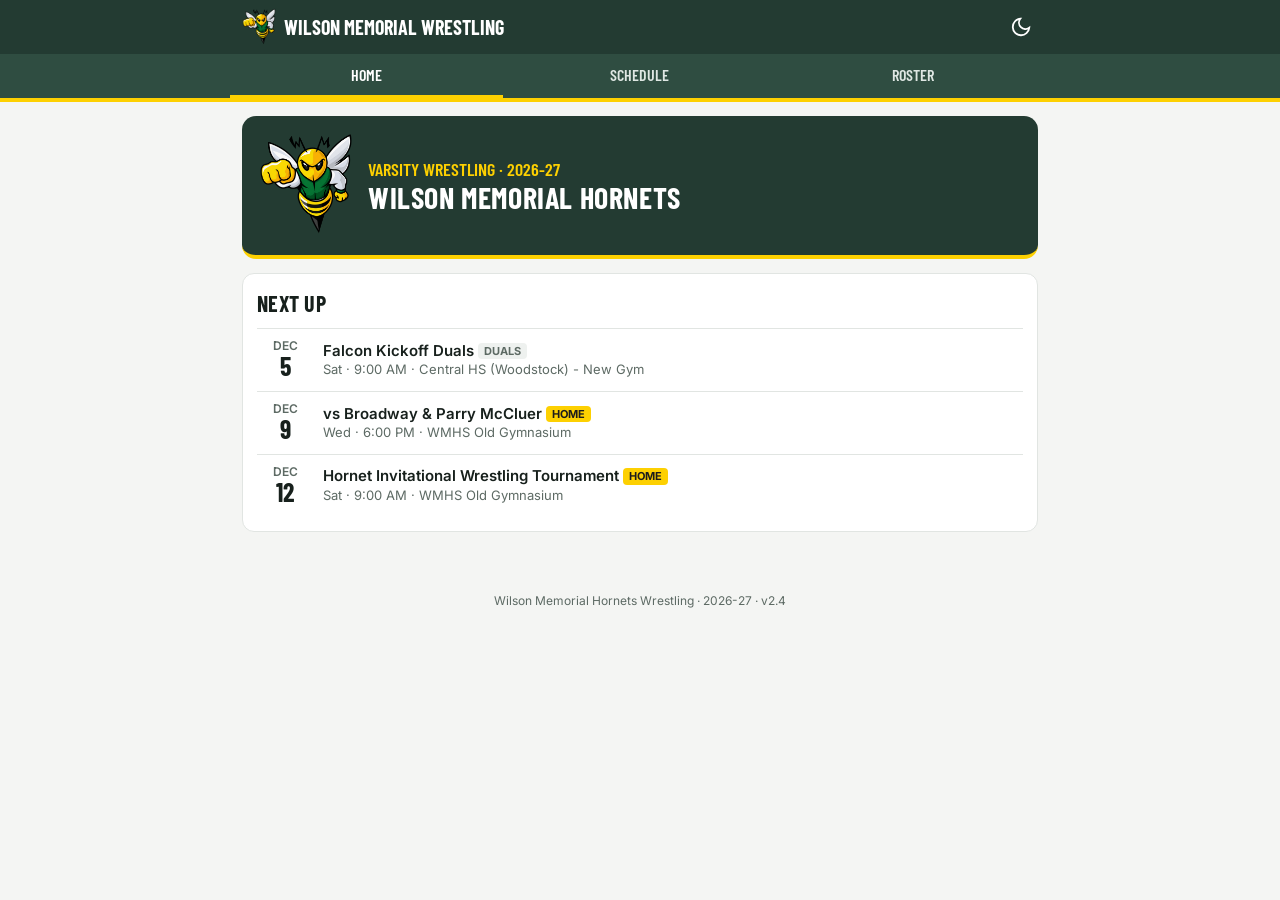
<file: index.html>
<!DOCTYPE html>
<html lang="en">
<head>
<meta charset="utf-8">
<meta name="viewport" content="width=device-width, initial-scale=1, viewport-fit=cover">
<title>Wilson Memorial Hornets Wrestling</title>
<meta name="description" content="Wilson Memorial Hornets varsity wrestling: schedule, results, and roster.">
<meta name="theme-color" content="#233B32">
<meta property="og:title" content="Wilson Memorial Hornets Wrestling">
<meta property="og:description" content="Wilson Memorial Hornets varsity wrestling: schedule, results, and roster.">
<meta property="og:type" content="website">
<meta property="og:image" content="https://zpbandy-art.github.io/wilsonwrestling/preview.jpg?v=2">
<meta name="twitter:card" content="summary_large_image">
<link rel="icon" type="image/png" sizes="64x64" href="favicon.png?v=3">
<link rel="icon" type="image/png" sizes="192x192" href="wm-icon-192.png">
<link rel="apple-touch-icon" sizes="180x180" href="wm-icon-180.png">
<link rel="manifest" href="site.webmanifest">
<meta name="apple-mobile-web-app-title" content="WM Wrestling">
<meta name="application-name" content="WM Wrestling">
<link rel="preconnect" href="https://fonts.googleapis.com">
<link rel="preconnect" href="https://fonts.gstatic.com" crossorigin>
<link href="https://fonts.googleapis.com/css2?family=Barlow+Condensed:wght@500;600;700&family=Inter:wght@400;500;600;700&display=swap" rel="stylesheet">
<link rel="stylesheet" href="styles.css?v=15">
</head>
<body>
<header class="top">
  <div class="top-inner">
    <a class="brand" href="./"><img src="logos/hornet.png?v=2" alt=""><span>Wilson Memorial Wrestling</span></a>
    <button class="icon-btn" id="themeBtn" aria-label="Toggle dark mode"><svg viewBox="0 0 24 24" fill="none" stroke="currentColor" stroke-width="2" stroke-linecap="round"><path d="M21 12.8A9 9 0 1 1 11.2 3a7 7 0 0 0 9.8 9.8z"/></svg></button>
  </div>
  <nav class="tabs"><div class="inner"><a href="./" class="on">Home</a><a href="schedule.html">Schedule</a><a href="roster.html">Roster</a><a href="photos.html" id="navPhotos" hidden>Photos</a></div></nav>
</header>
<main id="main">

<section class="hero">
  <img src="logos/hornet.png?v=2" alt="Hornet logo">
  <div>
    <div class="sub">Varsity Wrestling &middot; <span id="season"></span></div>
    <h1>Wilson Memorial Hornets</h1>
    <div class="rec" id="rec"></div>
  </div>
</section>
<div id="content"><p class="empty">Loading…</p></div>

</main>
<footer class="footer" id="footer"></footer>
<script src="shared.js?v=15"></script>
<script>
const VERSION = "2.4";
setFooter(VERSION);

function evRow(data, ev) {
  const d = parseDate(ev.date);
  const m = d.toLocaleDateString("en-US", { month: "short" });
  const dw = d.toLocaleDateString("en-US", { weekday: "short" }) +
    (ev.end_date && ev.end_date !== ev.date ? "–" + parseDate(ev.end_date).toLocaleDateString("en-US", { weekday: "short" }) : "");
  let res = "";
  const scores = dualScores(ev, data.bouts).filter(s => s.played);
  if (scores.length && ev.type === "duals") {
    const w = scores.filter(s => s.us > s.them).length, l = scores.filter(s => s.us < s.them).length;
    res = `<div>${w}-${l}</div>${ev.team_place ? `<div class="muted" style="font-size:14px">${esc(ev.team_place)}</div>` : ""}`;
  } else if (scores.length) {
    res = scores.map(s => {
      const wl = s.us > s.them ? "W" : s.us < s.them ? "L" : "T";
      return `<div class="${wl}">${wl} ${s.us}-${s.them}</div>`;
    }).join("");
  } else if (ev.team_place) {
    res = `<div>${esc(ev.team_place)}</div>`;
  }
  const meta = [dw, fmtTime(ev.time) || "Time TBA", venueName(data, ev)].filter(Boolean).join(" · ");
  const tag = isHome(data, ev) ? ' <span class="tag home">Home</span>' :
              ev.type === "tournament" ? ' <span class="tag">Tourn.</span>' :
              ev.type === "duals" ? ' <span class="tag">Duals</span>' : "";
  return `<a class="ev" href="event.html?id=${encodeURIComponent(ev.id)}">
    <div class="date"><div class="m">${m}</div><div class="d${ev.end_date && ev.end_date !== ev.date ? " rng" : ""}">${d.getDate()}${ev.end_date && ev.end_date !== ev.date ? "–" + parseDate(ev.end_date).getDate() : ""}</div></div>
    <div class="info"><div class="title">${esc(eventTitle(data, ev))}${tag}</div><div class="meta">${esc(meta)}</div></div>
    <div class="res">${res}</div></a>`;
}
function isDone(data, ev) {
  return eventEnd(ev) < todayISO() || data.bouts.some(b => b.event === ev.id) || !!ev.team_place;
}

document.getElementById("season").textContent = SITE.season;
loadAll().then(data => {
  const r = teamRecord(data);
  if (r.W + r.L + r.T) document.getElementById("rec").innerHTML =
    `${r.W}-${r.L}${r.T ? "-" + r.T : ""}<small>dual record</small>`;
  const upcoming = data.events.filter(e => !isDone(data, e)).slice(0, 3);
  const recent = data.events.filter(e => isDone(data, e)).slice(-3).reverse();
  let h = "";
  h += `<div class="card"><h2>Next Up</h2>${upcoming.length ? upcoming.map(e => evRow(data, e)).join("") : '<p class="empty">No upcoming meets posted yet.</p>'}</div>`;
  if (recent.length) h += `<div class="card"><h2>Latest Results</h2>${recent.map(e => evRow(data, e)).join("")}</div>`;
  document.getElementById("content").innerHTML = h;
}).catch(e => showError(document.getElementById("content"), e));

</script>
</body>
</html>
</file>
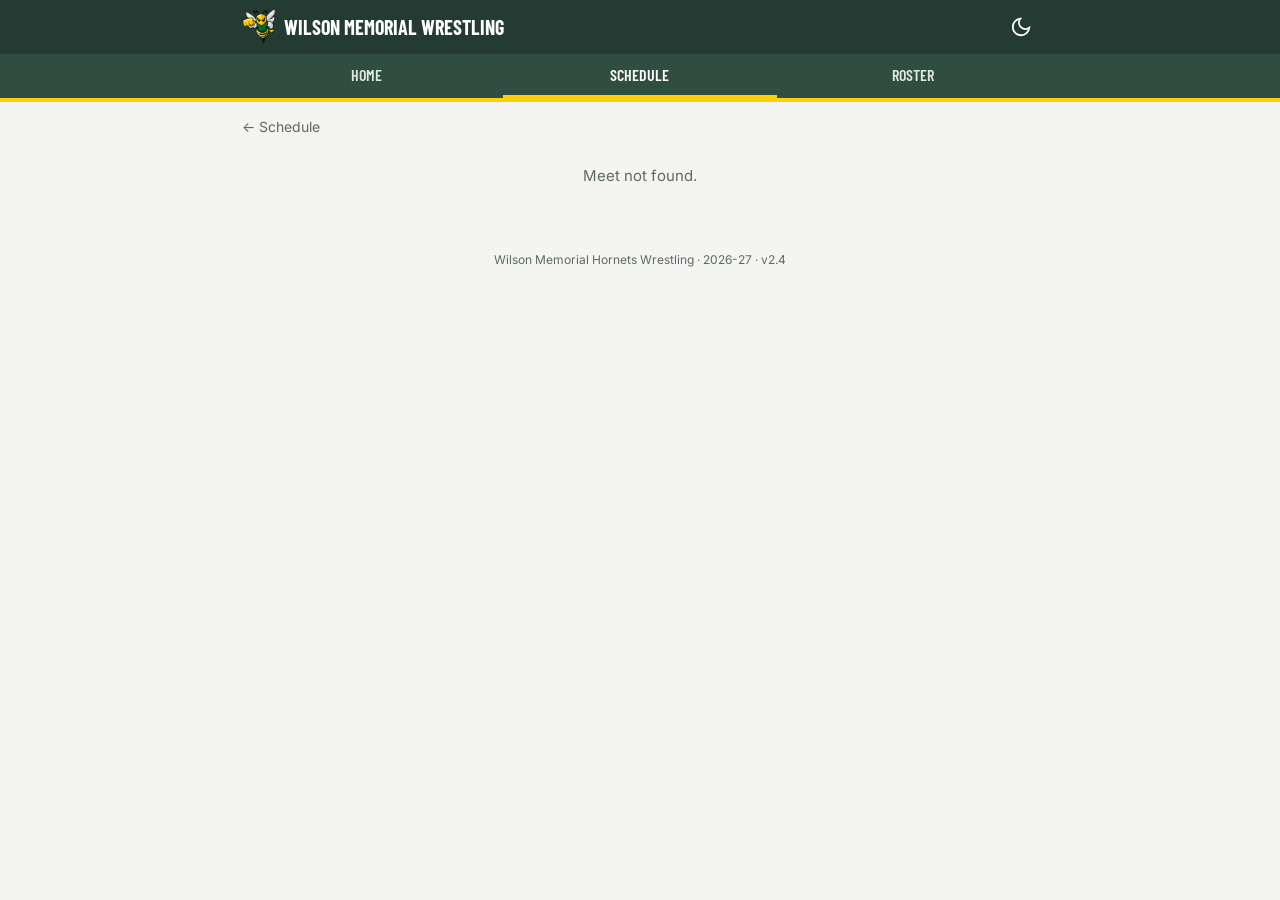
<file: event.html>
<!DOCTYPE html>
<html lang="en">
<head>
<meta charset="utf-8">
<meta name="viewport" content="width=device-width, initial-scale=1, viewport-fit=cover">
<title>Meet | Wilson Memorial Wrestling</title>
<meta name="description" content="Wilson Memorial Hornets varsity wrestling: schedule, results, and roster.">
<meta name="theme-color" content="#233B32">
<meta property="og:title" content="Meet | Wilson Memorial Wrestling">
<meta property="og:description" content="Wilson Memorial Hornets varsity wrestling: schedule, results, and roster.">
<meta property="og:type" content="website">
<meta property="og:image" content="https://zpbandy-art.github.io/wilsonwrestling/preview.jpg?v=2">
<meta name="twitter:card" content="summary_large_image">
<link rel="icon" type="image/png" sizes="64x64" href="favicon.png?v=3">
<link rel="icon" type="image/png" sizes="192x192" href="wm-icon-192.png">
<link rel="apple-touch-icon" sizes="180x180" href="wm-icon-180.png">
<link rel="manifest" href="site.webmanifest">
<meta name="apple-mobile-web-app-title" content="WM Wrestling">
<meta name="application-name" content="WM Wrestling">
<link rel="preconnect" href="https://fonts.googleapis.com">
<link rel="preconnect" href="https://fonts.gstatic.com" crossorigin>
<link href="https://fonts.googleapis.com/css2?family=Barlow+Condensed:wght@500;600;700&family=Inter:wght@400;500;600;700&display=swap" rel="stylesheet">
<link rel="stylesheet" href="styles.css?v=15">
</head>
<body>
<header class="top">
  <div class="top-inner">
    <a class="brand" href="./"><img src="logos/hornet.png?v=2" alt=""><span>Wilson Memorial Wrestling</span></a>
    <button class="icon-btn" id="themeBtn" aria-label="Toggle dark mode"><svg viewBox="0 0 24 24" fill="none" stroke="currentColor" stroke-width="2" stroke-linecap="round"><path d="M21 12.8A9 9 0 1 1 11.2 3a7 7 0 0 0 9.8 9.8z"/></svg></button>
  </div>
  <nav class="tabs"><div class="inner"><a href="./">Home</a><a href="schedule.html" class="on">Schedule</a><a href="roster.html">Roster</a><a href="photos.html" id="navPhotos" hidden>Photos</a></div></nav>
</header>
<main id="main">

<a class="back" href="schedule.html">&larr; Schedule</a>
<div id="content"><p class="empty">Loading…</p></div>
<dialog id="fieldDlg" class="dlg"><div class="dlg-in">
  <div class="dlg-head"><h2 id="fieldTitle">Teams</h2><button class="dlg-close" aria-label="Close">&times;</button></div>
  <ul class="field-list" id="fieldList"></ul>
</div></dialog>

</main>
<footer class="footer" id="footer"></footer>
<script src="shared.js?v=15"></script>
<script>
const VERSION = "2.4";
setFooter(VERSION);

const id = new URLSearchParams(location.search).get("id");
function boutRow(data, b, showOpp) {
  const w = data.wrestlerById[b.wrestler];
  const opp = [b.opp_name, showOpp ? schoolShort(data, b.opp_school) : ""].filter(Boolean).join(", ");
  const ex = isYes(b.exhibition) ? ' <span class="tag">Exh.</span>' : "";
  const rd = b.round ? `<div class="o">${esc(b.round)}</div>` : "";
  return `<div class="bout"><div class="wt">${esc(b.weight)}</div>
    <div class="who"><div class="n"><a href="wrestler.html?id=${encodeURIComponent(b.wrestler)}">${esc(fullName(w) || b.wrestler)}</a>${ex}</div>
    <div class="o">${opp ? "vs " + esc(opp) : ""}</div>${rd}</div>
    <div class="out"><b class="${b.result}">${esc(b.result)}</b>${esc(boutDetail(b))}</div></div>`;
}
loadAll().then(data => {
  const ev = data.eventById[id];
  const el = document.getElementById("content");
  if (!ev) { el.innerHTML = '<p class="empty">Meet not found.</p>'; return; }
  const title = eventTitle(data, ev);
  document.title = `${title} | Wilson Memorial Wrestling`;
  const v = data.venueBySlug[ev.venue] || {};
  const where = [v.name || ev.venue, v.address].filter(Boolean).join(" · ");
  const field = eventField(ev);
  let h = `<div class="card"><h2>${esc(title)}</h2>
    <div>${esc(fmtDateRange(ev, { weekday: "long", month: "long", day: "numeric" }))}${" · " + esc(fmtTime(ev.time) || "Time TBA")}</div>
    ${v.name || ev.venue ? `<div class="muted">${esc(v.name || ev.venue)}</div>` : ""}
    ${v.address ? `<a class="map-link" href="https://maps.google.com/?q=${encodeURIComponent(v.address)}" target="_blank" rel="noopener">${esc(v.address)} &#8599;</a>` : ""}
    ${ev.team_place ? `<div style="margin-top:6px"><b>Team finish:</b> ${esc(ev.team_place)}</div>` : ""}
    ${/^https:\/\/(www\.)?(flowrestling\.org|trackwrestling\.com)\//.test(ev.flo || "") ? `<a class="flo-btn" href="${esc(ev.flo)}" target="_blank" rel="noopener">FloWrestling: brackets &amp; live results &#8599;</a>` : ""}
    ${field.length > 1 ? `<button class="field-btn" id="fieldBtn">${field.length + 1} teams attending &rsaquo;</button>` : ""}
  </div>`;
  const bouts = data.bouts.filter(b => b.event === ev.id && isVisible(b));
  const byWeight = (a, b) => (Number(a.weight) - Number(b.weight)) || (Number(a.id) - Number(b.id));
  if (isDualType(ev)) {
    for (const s of dualScores(ev, data.bouts)) {
      const list = bouts.filter(b => b.opp_school === s.opp).sort(byWeight);
      if (!s.played && !list.length) continue;
      const wl = s.us > s.them ? "W" : s.us < s.them ? "L" : "";
      h += `<div class="card"><div class="score-line"><span class="sch">${schoolLogo(data, "wilson")}Wilson Memorial</span><span class="${wl}">${s.us}</span></div>
        <div class="score-line"><span class="sch">${schoolLogo(data, s.opp)}${esc(schoolName(data, s.opp))}</span><span>${s.them}</span></div></div>`;
      if (list.length) h += `<div class="card">${list.map(b => boutRow(data, b, false)).join("")}</div>`;
    }
    const other = bouts.filter(b => !eventOpponents(ev, data.bouts).includes(b.opp_school)).sort(byWeight);
    if (other.length) h += `<div class="card">${other.map(b => boutRow(data, b, true)).join("")}</div>`;
  } else if (bouts.length) {
    // Tournament: group by wrestler, bouts in entry order.
    const order = [];
    for (const b of bouts) if (!order.includes(b.wrestler)) order.push(b.wrestler);
    order.sort((a, b) => (parseFloat((data.wrestlerById[a] || {}).weight) || 999) - (parseFloat((data.wrestlerById[b] || {}).weight) || 999));
    for (const wid of order) {
      const list = bouts.filter(b => b.wrestler === wid).sort((a, b) => Number(a.id) - Number(b.id));
      h += `<div class="card">${list.map(b => boutRow(data, b, true)).join("")}</div>`;
    }
  }
  if (!bouts.length && !ev.team_place && eventEnd(ev) >= todayISO()) h += '<p class="empty">Results will be posted after the meet.</p>';
  const pics = SITE.photosEnabled ? photosFor(data, ev.id) : [];
  if (pics.length) h += `<a class="photo-link" href="photos.html#ev${encodeURIComponent(ev.id)}">
    <img src="photos/thumbs/${encodeURIComponent(pics[0].file)}" alt=""><span><b>Photos</b>${pics.length} from this meet &rsaquo;</span></a>`;
  el.innerHTML = h;
  if (field.length > 1) {
    const dlg = document.getElementById("fieldDlg");
    const host = (data.venueBySlug[ev.venue] || {}).school || "";
    const names = field.map(s => ({ s, n: schoolName(data, s) })).sort((a, b) => a.n.localeCompare(b.n));
    document.getElementById("fieldList").innerHTML =
      `<li class="us">${schoolLogo(data, "wilson")}<span>Wilson Memorial</span></li>` +
      names.map(x => `<li>${schoolLogo(data, x.s)}<span>${esc(x.n)}${x.s === host ? ' <span class="tag">Host</span>' : ""}</span></li>`).join("");
    document.getElementById("fieldTitle").textContent = `${field.length + 1} Teams`;
    document.getElementById("fieldBtn").addEventListener("click", () => dlg.showModal());
    dlg.addEventListener("click", e => { if (e.target === dlg || e.target.closest(".dlg-close")) dlg.close(); });
  }
}).catch(e => showError(document.getElementById("content"), e));

</script>
</body>
</html>
</file>
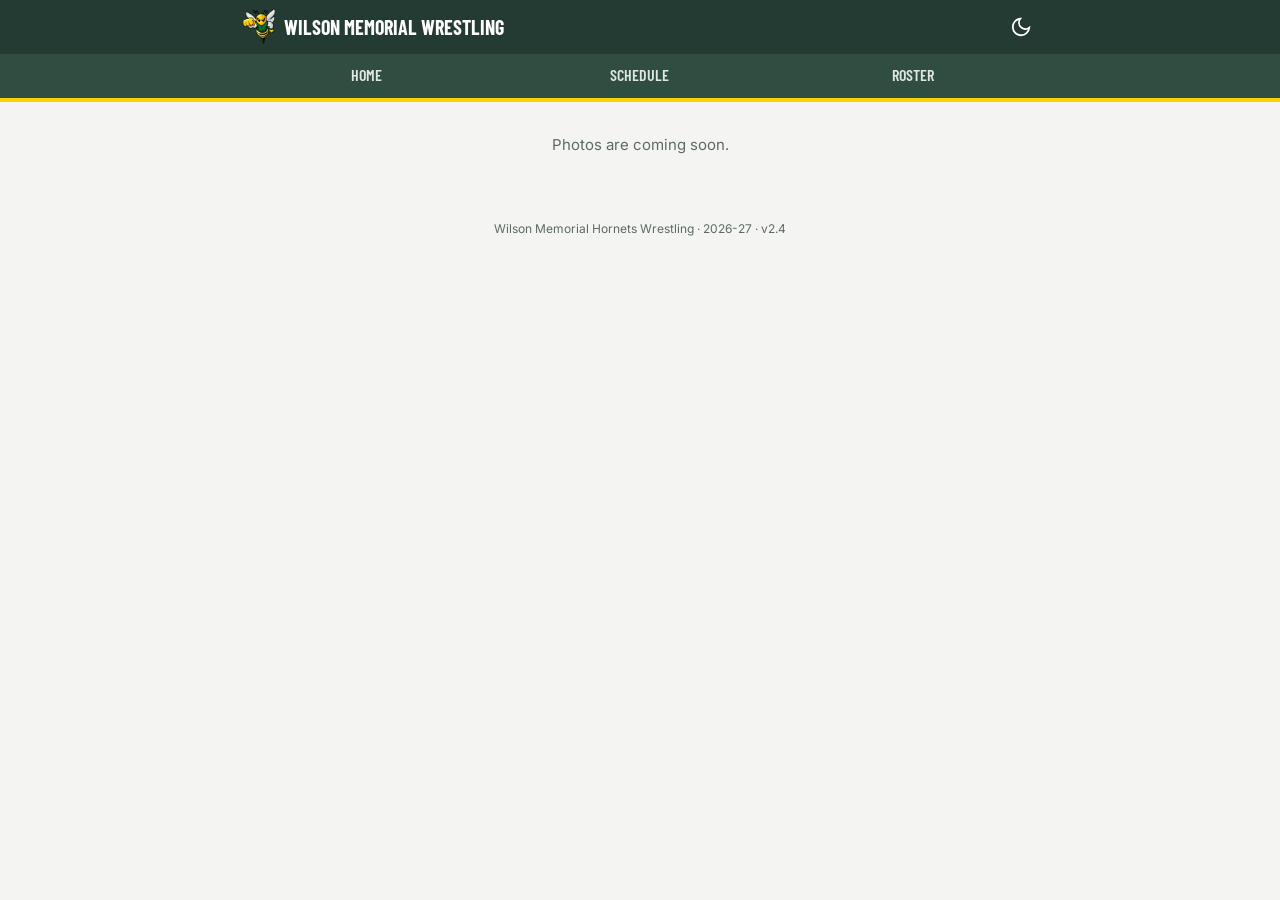
<file: photos.html>
<!DOCTYPE html>
<html lang="en">
<head>
<meta charset="utf-8">
<meta name="viewport" content="width=device-width, initial-scale=1, viewport-fit=cover">
<title>Photos | Wilson Memorial Wrestling</title>
<meta name="description" content="Wilson Memorial Hornets varsity wrestling: schedule, results, and roster.">
<meta name="theme-color" content="#233B32">
<meta property="og:title" content="Photos | Wilson Memorial Wrestling">
<meta property="og:description" content="Wilson Memorial Hornets varsity wrestling: schedule, results, and roster.">
<meta property="og:type" content="website">
<meta property="og:image" content="https://zpbandy-art.github.io/wilsonwrestling/preview.jpg?v=2">
<meta name="twitter:card" content="summary_large_image">
<link rel="icon" type="image/png" sizes="64x64" href="favicon.png?v=3">
<link rel="icon" type="image/png" sizes="192x192" href="wm-icon-192.png">
<link rel="apple-touch-icon" sizes="180x180" href="wm-icon-180.png">
<link rel="manifest" href="site.webmanifest">
<meta name="apple-mobile-web-app-title" content="WM Wrestling">
<meta name="application-name" content="WM Wrestling">
<link rel="preconnect" href="https://fonts.googleapis.com">
<link rel="preconnect" href="https://fonts.gstatic.com" crossorigin>
<link href="https://fonts.googleapis.com/css2?family=Barlow+Condensed:wght@500;600;700&family=Inter:wght@400;500;600;700&display=swap" rel="stylesheet">
<link rel="stylesheet" href="styles.css?v=15">
</head>
<body>
<header class="top">
  <div class="top-inner">
    <a class="brand" href="./"><img src="logos/hornet.png?v=2" alt=""><span>Wilson Memorial Wrestling</span></a>
    <button class="icon-btn" id="themeBtn" aria-label="Toggle dark mode"><svg viewBox="0 0 24 24" fill="none" stroke="currentColor" stroke-width="2" stroke-linecap="round"><path d="M21 12.8A9 9 0 1 1 11.2 3a7 7 0 0 0 9.8 9.8z"/></svg></button>
  </div>
  <nav class="tabs"><div class="inner"><a href="./">Home</a><a href="schedule.html">Schedule</a><a href="roster.html">Roster</a><a href="photos.html" id="navPhotos" hidden class="on">Photos</a></div></nav>
</header>
<main id="main">

<div id="content"><p class="empty">Loading…</p></div>
<dialog id="lb" class="lb" aria-label="Photo viewer">
  <button class="lb-x" aria-label="Close">&times;</button>
  <button class="lb-nav lb-prev" aria-label="Previous">&lsaquo;</button>
  <img id="lbImg" alt="">
  <button class="lb-nav lb-next" aria-label="Next">&rsaquo;</button>
  <div class="lb-cap"><span id="lbCap"></span><span id="lbCount"></span></div>
</dialog>

</main>
<footer class="footer" id="footer"></footer>
<script src="shared.js?v=15"></script>
<script>
const VERSION = "2.4";
setFooter(VERSION);

const el = document.getElementById("content");
if (!SITE.photosEnabled) {
  el.innerHTML = '<p class="empty">Photos are coming soon.</p>';
} else loadAll().then(data => {
  const groups = data.events.filter(e => photosFor(data, e.id).length).reverse();
  const loose = data.photos.filter(p => p.file && !data.eventById[p.event]);
  if (!groups.length && !loose.length) { el.innerHTML = '<p class="empty">Photos are coming soon.</p>'; return; }
  const all = [];
  const grid = list => '<div class="pgrid">' + list.map(p => {
    const i = all.push(p) - 1;
    return `<button class="pthumb" data-i="${i}" aria-label="Open photo"><img loading="lazy" src="photos/thumbs/${encodeURIComponent(p.file)}" alt="${esc(p.caption)}"></button>`;
  }).join("") + "</div>";
  let h = "";
  for (const ev of groups) {
    const list = photosFor(data, ev.id);
    h += `<section class="pgroup" id="ev${esc(ev.id)}"><h2 class="sec-title">${esc(eventTitle(data, ev))}</h2>
      <div class="muted psub">${esc(fmtDateRange(ev))} · ${list.length} photo${list.length > 1 ? "s" : ""}</div>${grid(list)}</section>`;
  }
  if (loose.length) h += `<section class="pgroup"><h2 class="sec-title">More Photos</h2>${grid(loose)}</section>`;
  el.innerHTML = h;
  if (location.hash) { const t = document.querySelector(location.hash); if (t) t.scrollIntoView(); }

  // Lightbox
  const lb = document.getElementById("lb"), img = document.getElementById("lbImg");
  let cur = 0;
  function show(i) {
    cur = (i + all.length) % all.length;
    const p = all[cur];
    img.src = "photos/" + encodeURIComponent(p.file);
    img.alt = p.caption || "";
    document.getElementById("lbCap").textContent = p.caption || "";
    document.getElementById("lbCount").textContent = `${cur + 1} / ${all.length}`;
  }
  el.addEventListener("click", e => { const b = e.target.closest(".pthumb"); if (b) { show(+b.dataset.i); lb.showModal(); } });
  lb.querySelector(".lb-x").onclick = () => lb.close();
  lb.querySelector(".lb-prev").onclick = () => show(cur - 1);
  lb.querySelector(".lb-next").onclick = () => show(cur + 1);
  lb.addEventListener("click", e => { if (e.target === lb) lb.close(); });
  document.addEventListener("keydown", e => {
    if (!lb.open) return;
    if (e.key === "ArrowLeft") show(cur - 1);
    if (e.key === "ArrowRight") show(cur + 1);
  });
  let x0 = null;
  lb.addEventListener("touchstart", e => { x0 = e.touches[0].clientX; }, { passive: true });
  lb.addEventListener("touchend", e => {
    if (x0 === null) return;
    const dx = e.changedTouches[0].clientX - x0; x0 = null;
    if (Math.abs(dx) > 40) show(cur + (dx < 0 ? 1 : -1));
  });
}).catch(e => showError(el, e));

</script>
</body>
</html>
</file>
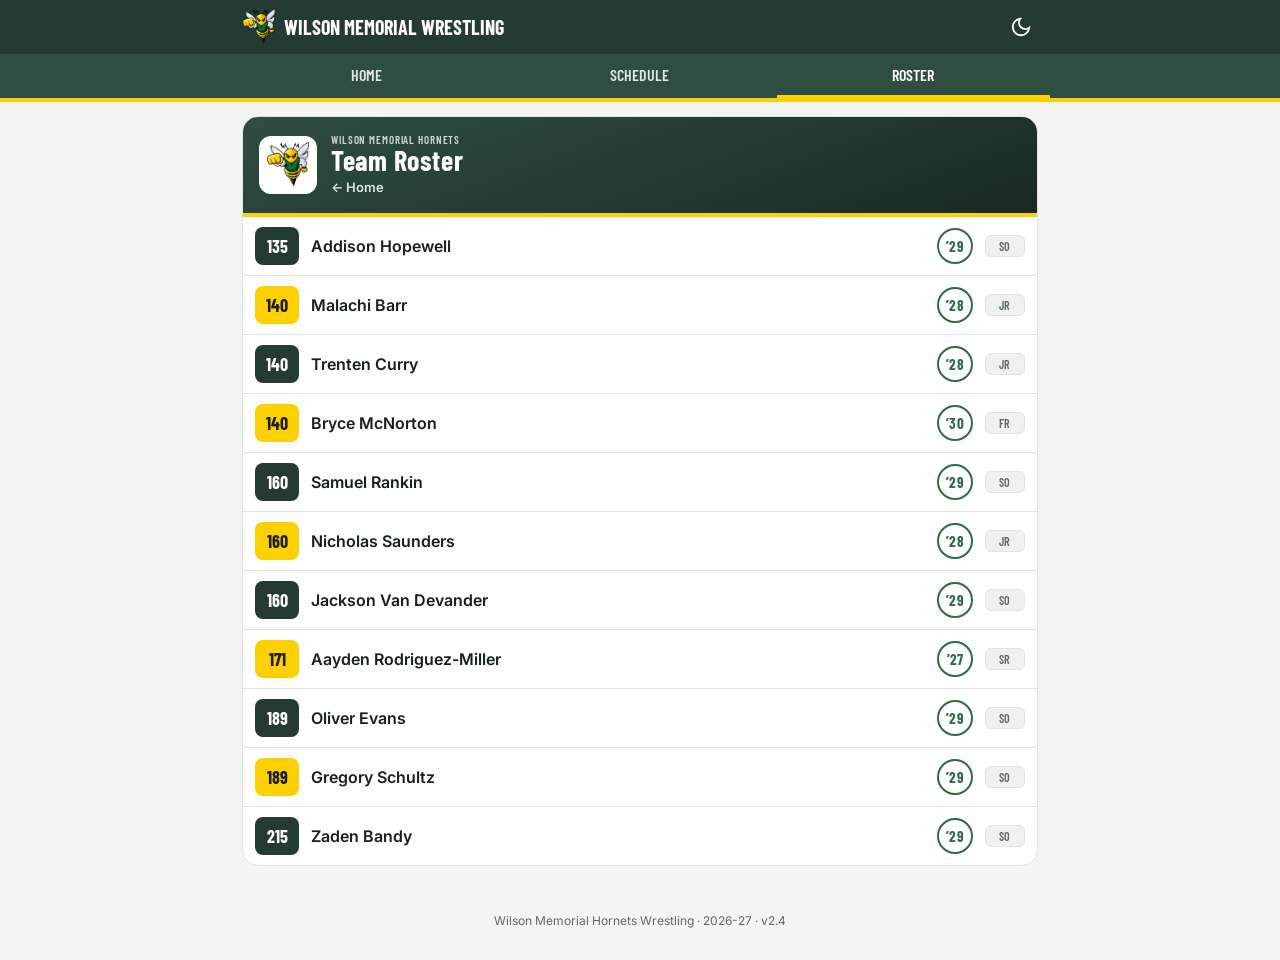
<file: roster.html>
<!DOCTYPE html>
<html lang="en">
<head>
<meta charset="utf-8">
<meta name="viewport" content="width=device-width, initial-scale=1, viewport-fit=cover">
<title>Roster | Wilson Memorial Wrestling</title>
<meta name="description" content="Wilson Memorial Hornets varsity wrestling: schedule, results, and roster.">
<meta name="theme-color" content="#233B32">
<meta property="og:title" content="Roster | Wilson Memorial Wrestling">
<meta property="og:description" content="Wilson Memorial Hornets varsity wrestling: schedule, results, and roster.">
<meta property="og:type" content="website">
<meta property="og:image" content="https://zpbandy-art.github.io/wilsonwrestling/preview.jpg?v=2">
<meta name="twitter:card" content="summary_large_image">
<link rel="icon" type="image/png" sizes="64x64" href="favicon.png?v=3">
<link rel="icon" type="image/png" sizes="192x192" href="wm-icon-192.png">
<link rel="apple-touch-icon" sizes="180x180" href="wm-icon-180.png">
<link rel="manifest" href="site.webmanifest">
<meta name="apple-mobile-web-app-title" content="WM Wrestling">
<meta name="application-name" content="WM Wrestling">
<link rel="preconnect" href="https://fonts.googleapis.com">
<link rel="preconnect" href="https://fonts.gstatic.com" crossorigin>
<link href="https://fonts.googleapis.com/css2?family=Barlow+Condensed:wght@500;600;700&family=Inter:wght@400;500;600;700&display=swap" rel="stylesheet">
<link rel="stylesheet" href="styles.css?v=15">
</head>
<body>
<header class="top">
  <div class="top-inner">
    <a class="brand" href="./"><img src="logos/hornet.png?v=2" alt=""><span>Wilson Memorial Wrestling</span></a>
    <button class="icon-btn" id="themeBtn" aria-label="Toggle dark mode"><svg viewBox="0 0 24 24" fill="none" stroke="currentColor" stroke-width="2" stroke-linecap="round"><path d="M21 12.8A9 9 0 1 1 11.2 3a7 7 0 0 0 9.8 9.8z"/></svg></button>
  </div>
  <nav class="tabs"><div class="inner"><a href="./">Home</a><a href="schedule.html">Schedule</a><a href="roster.html" class="on">Roster</a><a href="photos.html" id="navPhotos" hidden>Photos</a></div></nav>
</header>
<main id="main">

<article class="ros-card">
  <header class="ros-head">
    <div class="ros-logo"><img src="logos/hornet.png?v=2" alt=""></div>
    <div><small>Wilson Memorial Hornets</small><h1>Team Roster</h1><a href="./">&larr; Home</a></div>
  </header>
  <div id="list"><p class="empty">Loading…</p></div>
</article>

</main>
<footer class="footer" id="footer"></footer>
<script src="shared.js?v=15"></script>
<script>
const VERSION = "2.4";
setFooter(VERSION);

const GR = { "9": "FR", "10": "SO", "11": "JR", "12": "SR" };
// Short graduation year from grade, e.g. grade 10 in 2026-27 -> '29
const yr2 = g => g ? "\u2019" + String(Number(SITE.season.split("-")[0]) + 1 + (12 - Number(g))).slice(-2) : "";
loadAll().then(data => {
  const ws = data.roster.filter(w => !/^(n|no|false|0)$/i.test(w.active || ""))
    .sort((a, b) => (parseFloat(a.weight) - parseFloat(b.weight)) || a.last.localeCompare(b.last));
  const el = document.getElementById("list");
  if (!ws.length) { el.innerHTML = '<p class="empty">Roster coming soon.</p>'; return; }
  el.innerHTML = ws.map((w, i) => {
    const s = wrestlerStats(w.id, data.bouts);
    const rec = s.matches ? `${s.W}-${s.L}${s.F ? ` · ${s.F} pin${s.F > 1 ? "s" : ""}` : ""}` : "";
    return `<a class="ros-row" href="wrestler.html?id=${encodeURIComponent(w.id)}">
      <span class="ros-wt ${i % 2 ? "alt" : ""}">${esc(w.weight)}</span>
      <span class="ros-name"><b>${esc(fullName(w))}</b>${rec ? `<small>${esc(rec)}</small>` : ""}</span>
      <span class="ros-ic" title="Class of ${esc(String(Number(SITE.season.split("-")[0]) + 1 + (12 - Number(w.grade))))}">${esc(yr2(w.grade))}</span>
      <span class="ros-gr">${esc(GR[w.grade] || w.grade)}</span>
    </a>`;
  }).join("");
}).catch(e => showError(document.getElementById("list"), e));

</script>
</body>
</html>
</file>
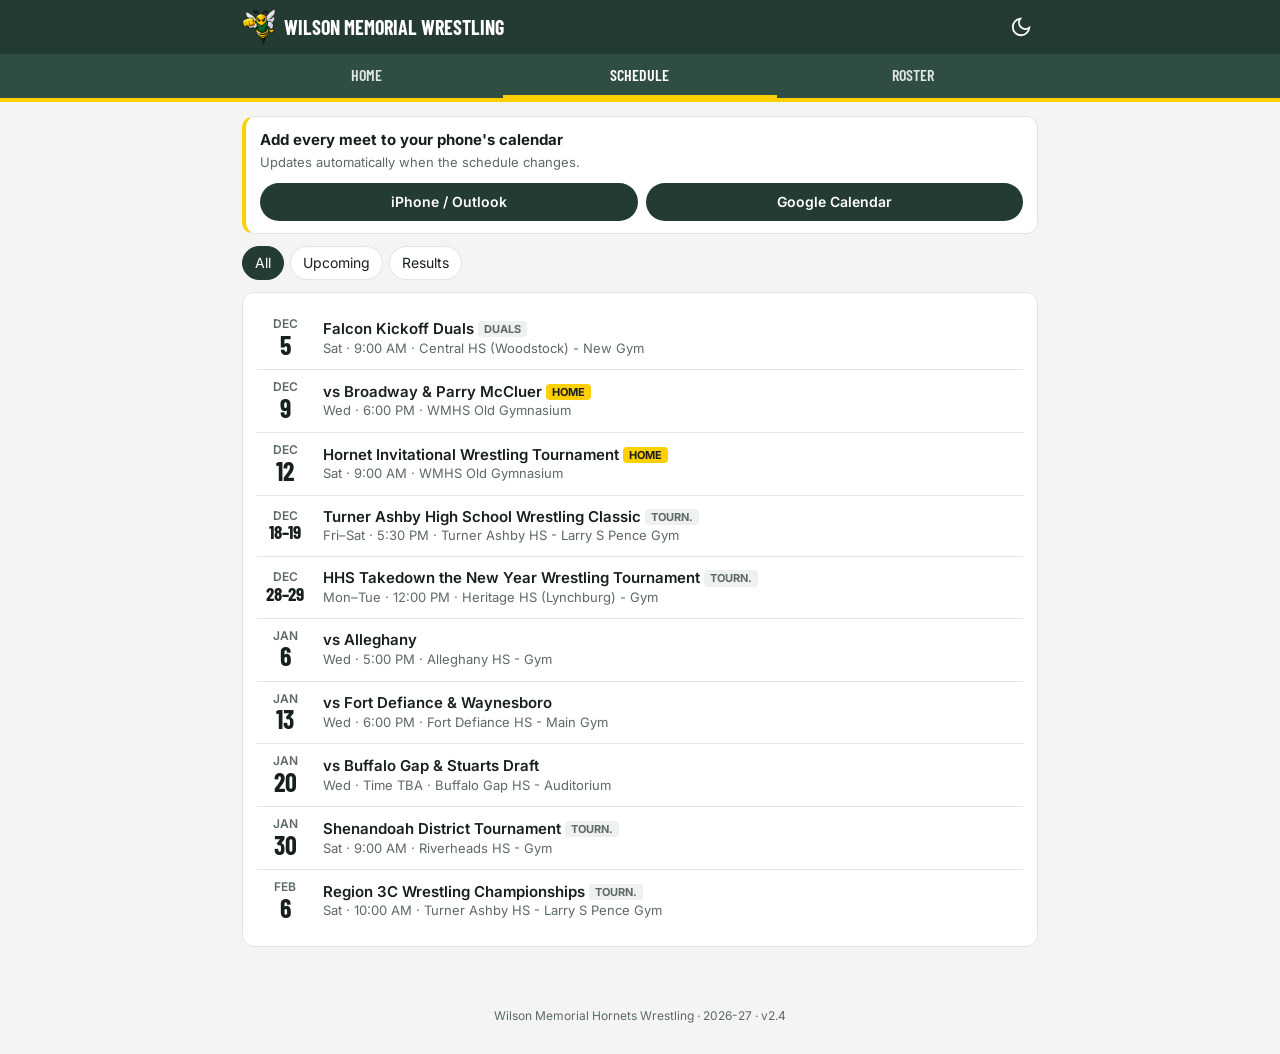
<file: schedule.html>
<!DOCTYPE html>
<html lang="en">
<head>
<meta charset="utf-8">
<meta name="viewport" content="width=device-width, initial-scale=1, viewport-fit=cover">
<title>Schedule & Results | Wilson Memorial Wrestling</title>
<meta name="description" content="Wilson Memorial Hornets varsity wrestling: schedule, results, and roster.">
<meta name="theme-color" content="#233B32">
<meta property="og:title" content="Schedule & Results | Wilson Memorial Wrestling">
<meta property="og:description" content="Wilson Memorial Hornets varsity wrestling: schedule, results, and roster.">
<meta property="og:type" content="website">
<meta property="og:image" content="https://zpbandy-art.github.io/wilsonwrestling/preview.jpg?v=2">
<meta name="twitter:card" content="summary_large_image">
<link rel="icon" type="image/png" sizes="64x64" href="favicon.png?v=3">
<link rel="icon" type="image/png" sizes="192x192" href="wm-icon-192.png">
<link rel="apple-touch-icon" sizes="180x180" href="wm-icon-180.png">
<link rel="manifest" href="site.webmanifest">
<meta name="apple-mobile-web-app-title" content="WM Wrestling">
<meta name="application-name" content="WM Wrestling">
<link rel="preconnect" href="https://fonts.googleapis.com">
<link rel="preconnect" href="https://fonts.gstatic.com" crossorigin>
<link href="https://fonts.googleapis.com/css2?family=Barlow+Condensed:wght@500;600;700&family=Inter:wght@400;500;600;700&display=swap" rel="stylesheet">
<link rel="stylesheet" href="styles.css?v=15">
</head>
<body>
<header class="top">
  <div class="top-inner">
    <a class="brand" href="./"><img src="logos/hornet.png?v=2" alt=""><span>Wilson Memorial Wrestling</span></a>
    <button class="icon-btn" id="themeBtn" aria-label="Toggle dark mode"><svg viewBox="0 0 24 24" fill="none" stroke="currentColor" stroke-width="2" stroke-linecap="round"><path d="M21 12.8A9 9 0 1 1 11.2 3a7 7 0 0 0 9.8 9.8z"/></svg></button>
  </div>
  <nav class="tabs"><div class="inner"><a href="./">Home</a><a href="schedule.html" class="on">Schedule</a><a href="roster.html">Roster</a><a href="photos.html" id="navPhotos" hidden>Photos</a></div></nav>
</header>
<main id="main">

<div class="cal-card">
  <div class="cal-txt"><b>Add every meet to your phone's calendar</b><span>Updates automatically when the schedule changes.</span></div>
  <div class="cal-btns">
    <a class="cal-btn" href="webcal://zpbandy-art.github.io/wilsonwrestling/calendar.ics">iPhone / Outlook</a>
    <a class="cal-btn" href="https://calendar.google.com/calendar/render?cid=webcal%3A%2F%2Fzpbandy-art.github.io%2Fwilsonwrestling%2Fcalendar.ics" target="_blank" rel="noopener">Google Calendar</a>
  </div>
</div>
<div class="filters" id="filters">
  <button data-f="all" class="on">All</button>
  <button data-f="up">Upcoming</button>
  <button data-f="done">Results</button>
</div>
<div class="card" id="list"><p class="empty">Loading…</p></div>

</main>
<footer class="footer" id="footer"></footer>
<script src="shared.js?v=15"></script>
<script>
const VERSION = "2.4";
setFooter(VERSION);

function evRow(data, ev) {
  const d = parseDate(ev.date);
  const m = d.toLocaleDateString("en-US", { month: "short" });
  const dw = d.toLocaleDateString("en-US", { weekday: "short" }) +
    (ev.end_date && ev.end_date !== ev.date ? "–" + parseDate(ev.end_date).toLocaleDateString("en-US", { weekday: "short" }) : "");
  let res = "";
  const scores = dualScores(ev, data.bouts).filter(s => s.played);
  if (scores.length && ev.type === "duals") {
    const w = scores.filter(s => s.us > s.them).length, l = scores.filter(s => s.us < s.them).length;
    res = `<div>${w}-${l}</div>${ev.team_place ? `<div class="muted" style="font-size:14px">${esc(ev.team_place)}</div>` : ""}`;
  } else if (scores.length) {
    res = scores.map(s => {
      const wl = s.us > s.them ? "W" : s.us < s.them ? "L" : "T";
      return `<div class="${wl}">${wl} ${s.us}-${s.them}</div>`;
    }).join("");
  } else if (ev.team_place) {
    res = `<div>${esc(ev.team_place)}</div>`;
  }
  const meta = [dw, fmtTime(ev.time) || "Time TBA", venueName(data, ev)].filter(Boolean).join(" · ");
  const tag = isHome(data, ev) ? ' <span class="tag home">Home</span>' :
              ev.type === "tournament" ? ' <span class="tag">Tourn.</span>' :
              ev.type === "duals" ? ' <span class="tag">Duals</span>' : "";
  return `<a class="ev" href="event.html?id=${encodeURIComponent(ev.id)}">
    <div class="date"><div class="m">${m}</div><div class="d${ev.end_date && ev.end_date !== ev.date ? " rng" : ""}">${d.getDate()}${ev.end_date && ev.end_date !== ev.date ? "–" + parseDate(ev.end_date).getDate() : ""}</div></div>
    <div class="info"><div class="title">${esc(eventTitle(data, ev))}${tag}</div><div class="meta">${esc(meta)}</div></div>
    <div class="res">${res}</div></a>`;
}
function isDone(data, ev) {
  return eventEnd(ev) < todayISO() || data.bouts.some(b => b.event === ev.id) || !!ev.team_place;
}

let DATA = null, F = "all";
function render() {
  let evs = DATA.events;
  if (F === "up") evs = evs.filter(e => !isDone(DATA, e));
  if (F === "done") evs = evs.filter(e => isDone(DATA, e));
  document.getElementById("list").innerHTML = evs.length ? evs.map(e => evRow(DATA, e)).join("") :
    '<p class="empty">Nothing here yet.</p>';
}
document.getElementById("filters").addEventListener("click", e => {
  const b = e.target.closest("button"); if (!b) return;
  F = b.dataset.f;
  document.querySelectorAll("#filters button").forEach(x => x.classList.toggle("on", x === b));
  render();
});
loadAll().then(d => { DATA = d; render(); }).catch(e => showError(document.getElementById("list"), e));

</script>
</body>
</html>
</file>
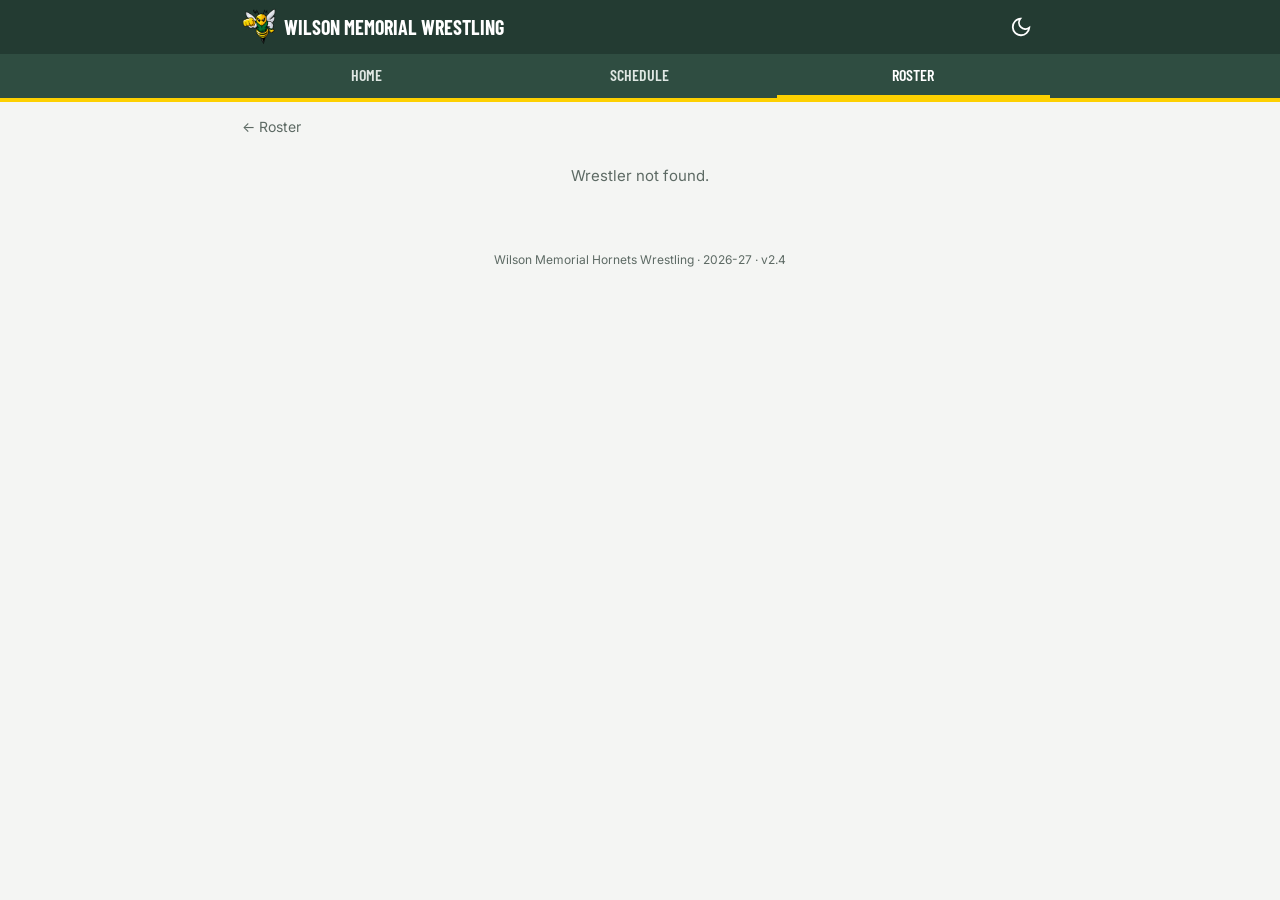
<file: wrestler.html>
<!DOCTYPE html>
<html lang="en">
<head>
<meta charset="utf-8">
<meta name="viewport" content="width=device-width, initial-scale=1, viewport-fit=cover">
<title>Wrestler | Wilson Memorial Wrestling</title>
<meta name="description" content="Wilson Memorial Hornets varsity wrestling: schedule, results, and roster.">
<meta name="theme-color" content="#233B32">
<meta property="og:title" content="Wrestler | Wilson Memorial Wrestling">
<meta property="og:description" content="Wilson Memorial Hornets varsity wrestling: schedule, results, and roster.">
<meta property="og:type" content="website">
<meta property="og:image" content="https://zpbandy-art.github.io/wilsonwrestling/preview.jpg?v=2">
<meta name="twitter:card" content="summary_large_image">
<link rel="icon" type="image/png" sizes="64x64" href="favicon.png?v=3">
<link rel="icon" type="image/png" sizes="192x192" href="wm-icon-192.png">
<link rel="apple-touch-icon" sizes="180x180" href="wm-icon-180.png">
<link rel="manifest" href="site.webmanifest">
<meta name="apple-mobile-web-app-title" content="WM Wrestling">
<meta name="application-name" content="WM Wrestling">
<link rel="preconnect" href="https://fonts.googleapis.com">
<link rel="preconnect" href="https://fonts.gstatic.com" crossorigin>
<link href="https://fonts.googleapis.com/css2?family=Barlow+Condensed:wght@500;600;700&family=Inter:wght@400;500;600;700&display=swap" rel="stylesheet">
<link rel="stylesheet" href="styles.css?v=15">
</head>
<body>
<header class="top">
  <div class="top-inner">
    <a class="brand" href="./"><img src="logos/hornet.png?v=2" alt=""><span>Wilson Memorial Wrestling</span></a>
    <button class="icon-btn" id="themeBtn" aria-label="Toggle dark mode"><svg viewBox="0 0 24 24" fill="none" stroke="currentColor" stroke-width="2" stroke-linecap="round"><path d="M21 12.8A9 9 0 1 1 11.2 3a7 7 0 0 0 9.8 9.8z"/></svg></button>
  </div>
  <nav class="tabs"><div class="inner"><a href="./">Home</a><a href="schedule.html">Schedule</a><a href="roster.html" class="on">Roster</a><a href="photos.html" id="navPhotos" hidden>Photos</a></div></nav>
</header>
<main id="main">

<div id="content"><p class="empty">Loading…</p></div>

</main>
<footer class="footer" id="footer"></footer>
<script src="shared.js?v=15"></script>
<script>
const VERSION = "2.4";
setFooter(VERSION);

const id = new URLSearchParams(location.search).get("id");
const GRADE = { "9": "Freshman", "10": "Sophomore", "11": "Junior", "12": "Senior" };
const SIL = '<svg viewBox="0 0 100 120" class="wr-sil" aria-hidden="true"><circle cx="50" cy="42" r="22" fill="currentColor"/><path d="M8 120c2-28 20-44 42-44s40 16 42 44z" fill="currentColor"/></svg>';
// Graduation year from grade, using the season's ending year (2026-27 -> 2027).
const classYear = g => g ? String(Number(SITE.season.split("-")[0]) + 1 + (12 - Number(g))) : "";
loadAll().then(data => {
  const w = data.wrestlerById[id];
  const el = document.getElementById("content");
  if (!w) { el.innerHTML = '<a class="back" href="roster.html">&larr; Roster</a><p class="empty">Wrestler not found.</p>'; return; }
  document.title = `${fullName(w)} | Wilson Memorial Wrestling`;
  const s = wrestlerStats(w.id, data.bouts);
  const pct = s.matches ? Math.round(100 * s.W / s.matches) + "%" : "";
  const rec = s.matches ? `${s.W}-${s.L}` : "";
  const how = [["F", "Fall"], ["TF", "Tech Fall"], ["MD", "Major"], ["D", "Decision"]]
    .filter(([k]) => s[k]).map(([k, n]) => `${s[k]} ${n}`).join(" · ");
  const wt = (w.weight || "").split("/")[0];
  const photo = `<img src="photos/headshots/${encodeURIComponent(w.photo || "placeholder.jpg")}?v=3" alt="">`;

  let h = `<article class="wr-card">
    <header class="wr-hero">
      <div class="wr-bg-num" aria-hidden="true">${esc(wt)}</div>
      <div class="wr-top"><a href="roster.html">&larr; Roster</a><span class="wr-team"><img src="logos/hornet.png?v=2" alt="">Wilson Memorial</span></div>
      <div class="wr-id">
        <div class="wr-photo">${photo}</div>
        <div class="wr-name">
          <div class="wr-wt">${esc(w.weight)}<small>lbs</small></div>
          <div class="wr-first">${esc(w.first)}</div>
          <div class="wr-last${w.last.length > 9 ? " long" : ""}">${esc(w.last).replace(/-/g, "-<wbr>")}</div>
          <span class="wr-chip">Varsity</span>
        </div>
      </div>
    </header>
    <section class="wr-sec">
      <div class="wr-school"><img src="logos/wm.png" alt=""><div><small>High School</small><b>Wilson Memorial</b></div></div>
      <div class="wr-tiles">
        <div><small>Class</small><b>${esc(classYear(w.grade))}</b></div>
        <div><small>Grade</small><b>${esc(GRADE[w.grade] || w.grade)}</b></div>
        <div><small>Weight</small><b>${esc(w.weight)}<em>lbs</em></b></div>
      </div>
    </section>
    <section class="wr-sec">
      <h3 class="wr-h">This Season</h3>
      <div class="wr-stats">
        <div class="st-a"><b>${rec}</b><small>Record</small></div>
        <div class="st-b"><b>${blank(s.F)}</b><small>Pins</small></div>
        <div class="st-c"><b>${pct}</b><small>Win %</small></div>
      </div>
      ${how ? `<div class="wr-how">Wins: ${esc(how)}</div>` : ""}
    </section>`;

  const bouts = data.bouts.filter(b => b.wrestler === w.id && isVisible(b))
    .map(b => ({ b, ev: data.eventById[b.event] || {} }))
    .sort((x, y) => (x.ev.date || "").localeCompare(y.ev.date || "") || Number(x.b.id) - Number(y.b.id));
  h += `<section class="wr-sec"><h3 class="wr-h">Match Log</h3>`;
  if (!bouts.length) h += '<p class="empty">No matches yet this season.</p>';
  for (const { b, ev } of bouts) {
    const d = parseDate(ev.date);
    const ex = isYes(b.exhibition) ? '<span class="tag">Exh.</span> ' : "";
    const sch = b.opp_school ? schoolShort(data, b.opp_school) : "";
    const meet = eventTitle(data, ev);
    h += `<div class="ml-row">
      <div class="ml-date"><small>${d.toLocaleDateString("en-US", { month: "short" })}</small><b>${d.getDate()}</b></div>
      <div class="ml-logo">${schoolLogo(data, b.opp_school) || ""}</div>
      <div class="ml-main"><div class="ml-opp">vs ${esc(b.opp_name || sch || "Opponent")}${b.opp_name && sch ? `<span> · ${esc(sch)}</span>` : ""}</div>
        <a class="ml-meet" href="event.html?id=${encodeURIComponent(b.event)}">${ex}${esc(meet)}${b.round ? " · " + esc(b.round) : ""}</a></div>
      <div class="ml-res ${b.result}"><b>${esc(b.result)}</b><span>${esc(boutDetail(b))}</span></div>
    </div>`;
  }
  h += `</section></article>`;
  el.innerHTML = h;
}).catch(e => showError(document.getElementById("content"), e));

</script>
</body>
</html>
</file>
<file: styles.css>
:root {
  --green: #233B32;
  --green-2: #2f4d41;
  --yellow: #FDD001;
  --bg: #f4f5f3;
  --card: #ffffff;
  --text: #17201c;
  --muted: #5d6a64;
  --line: #e1e5e2;
  --win: #1f7a4d;
  --loss: #9a3b2f;
  --chip: #eef1ef;
  color-scheme: light;
}
@media (prefers-color-scheme: dark) {
  :root:not([data-theme="light"]) {
    --bg: #101513; --card: #1a211e; --text: #e8ece9; --muted: #9aa7a1;
    --line: #2b3531; --win: #5fcf94; --loss: #f08f80; --chip: #24302b;
    color-scheme: dark;
  }
}
:root[data-theme="dark"] {
  --bg: #101513; --card: #1a211e; --text: #e8ece9; --muted: #9aa7a1;
  --line: #2b3531; --win: #5fcf94; --loss: #f08f80; --chip: #24302b;
  color-scheme: dark;
}

* { box-sizing: border-box; }
html, body { margin: 0; }
body {
  font-family: Inter, system-ui, -apple-system, "Segoe UI", sans-serif;
  background: var(--bg); color: var(--text);
  font-size: 15px; line-height: 1.45;
  -webkit-text-size-adjust: 100%;
}
a { color: inherit; }
[hidden] { display: none !important; }
h1, h2, h3, .cond { font-family: "Barlow Condensed", "Arial Narrow", sans-serif; letter-spacing: .02em; }

/* Header */
.top {
  background: var(--green); color: #fff;
  border-bottom: 4px solid var(--yellow);
  position: sticky; top: 0; z-index: 10;
}
.top-inner {
  max-width: 820px; margin: 0 auto; padding: 8px 12px;
  display: flex; align-items: center; gap: 10px;
}
.brand { display: flex; align-items: center; gap: 8px; text-decoration: none; min-width: 0; flex: 1; }
.brand img { height: 38px; width: auto; }
.brand span {
  font-family: "Barlow Condensed", sans-serif; font-weight: 700; font-size: 20px;
  text-transform: uppercase; white-space: nowrap; overflow: hidden; text-overflow: ellipsis;
}
.icon-btn {
  background: none; border: 0; color: #fff; padding: 6px; border-radius: 8px; cursor: pointer;
  display: inline-flex;
}
.icon-btn svg { width: 22px; height: 22px; }
nav.tabs { background: var(--green-2); }
nav.tabs .inner { max-width: 820px; margin: 0 auto; display: flex; }
nav.tabs a {
  flex: 1; text-align: center; padding: 9px 4px; color: #dfe7e3; text-decoration: none;
  font-family: "Barlow Condensed", sans-serif; font-weight: 600; font-size: 16px; text-transform: uppercase;
  border-bottom: 3px solid transparent;
}
nav.tabs a.on { color: #fff; border-bottom-color: var(--yellow); }

main { max-width: 820px; margin: 0 auto; padding: 14px 12px 28px; }
.footer { text-align: center; color: var(--muted); font-size: 12px; padding: 18px 12px 30px; }

/* Cards */
.card {
  background: var(--card); border: 1px solid var(--line); border-radius: 12px;
  padding: 14px; margin-bottom: 14px;
}
.card h2 { margin: 0 0 8px; font-size: 22px; text-transform: uppercase; }
.sec-title { font-size: 22px; text-transform: uppercase; margin: 18px 2px 8px; }
.empty { color: var(--muted); text-align: center; padding: 18px 8px; margin: 0; }
.muted { color: var(--muted); }

/* Hero */
.hero {
  background: var(--green); color: #fff; border-radius: 14px; padding: 16px;
  display: flex; align-items: center; gap: 14px; margin-bottom: 14px;
  border-bottom: 4px solid var(--yellow);
}
.hero img { width: 96px; height: auto; flex: none; }
.hero h1 { margin: 0; font-size: 30px; line-height: 1; text-transform: uppercase; }
.hero .sub { color: var(--yellow); font-family: "Barlow Condensed", sans-serif; font-size: 18px; font-weight: 600; text-transform: uppercase; }
.hero .rec { font-family: "Barlow Condensed", sans-serif; font-size: 34px; font-weight: 700; margin-top: 4px; }
.hero .rec small { font-size: 15px; font-weight: 500; color: #cfd9d4; margin-left: 4px; }

/* Event rows */
.ev {
  display: flex; align-items: center; gap: 12px; padding: 11px 2px;
  border-top: 1px solid var(--line); text-decoration: none;
}
.ev:first-child { border-top: 0; }
.ev .date { width: 52px; flex: none; text-align: center; line-height: 1.05; }
.ev .date .m { font-size: 12px; text-transform: uppercase; color: var(--muted); font-weight: 600; }
.ev .date .d { font-family: "Barlow Condensed", sans-serif; font-size: 26px; font-weight: 700; }
.ev .info { flex: 1; min-width: 0; }
.ev .title { font-weight: 600; display: -webkit-box; -webkit-line-clamp: 2; -webkit-box-orient: vertical; overflow: hidden; line-height: 1.3; }
.ev .date .d.rng { font-size: 19px; white-space: nowrap; letter-spacing: -.02em; }
.ev .meta { font-size: 13px; color: var(--muted); white-space: nowrap; overflow: hidden; text-overflow: ellipsis; }
.ev .res { flex: none; text-align: right; font-family: "Barlow Condensed", sans-serif; font-size: 18px; font-weight: 700; }
.tag {
  display: inline-block; font-size: 11px; font-weight: 700; text-transform: uppercase;
  padding: 1px 6px; border-radius: 4px; background: var(--chip); color: var(--muted); vertical-align: 1px;
}
.tag.home { background: var(--yellow); color: #1c1c1c; }
.W { color: var(--win); }
.L { color: var(--loss); }

/* Filter tabs */
.filters { display: flex; flex-wrap: wrap; gap: 6px; margin-bottom: 12px; }
.filters button {
  border: 1px solid var(--line); background: var(--card); color: var(--text);
  border-radius: 999px; padding: 6px 12px; font: inherit; font-size: 14px; cursor: pointer;
}
.filters button.on { background: var(--green); color: #fff; border-color: var(--green); }

/* Tables */
table.stats { width: 100%; border-collapse: collapse; font-size: 14px; }
table.stats th, table.stats td { padding: 9px 4px; border-top: 1px solid var(--line); text-align: center; }
table.stats th { font-size: 12px; text-transform: uppercase; color: var(--muted); border-top: 0; font-weight: 600; }
table.stats td.l, table.stats th.l { text-align: left; }
table.stats td.name a { font-weight: 600; text-decoration: none; }
table.stats td.wt { font-family: "Barlow Condensed", sans-serif; font-weight: 700; font-size: 17px; width: 44px; }
table.stats tr.dim td { color: var(--muted); }

/* Bout list */
.bout { display: flex; gap: 10px; padding: 10px 2px; border-top: 1px solid var(--line); align-items: center; }
.bout:first-child { border-top: 0; }
.bout .wt { width: 42px; flex: none; font-family: "Barlow Condensed", sans-serif; font-weight: 700; font-size: 18px; text-align: center; }
.bout .who { flex: 1; min-width: 0; }
.bout .who .n { font-weight: 600; white-space: nowrap; overflow: hidden; text-overflow: ellipsis; }
.bout .who .n a { text-decoration: none; }
.bout .who .o { font-size: 13px; color: var(--muted); white-space: nowrap; overflow: hidden; text-overflow: ellipsis; }
.bout .out { flex: none; text-align: right; font-size: 13px; }
.bout .out b { font-family: "Barlow Condensed", sans-serif; font-size: 18px; display: block; line-height: 1; }

.score-line {
  display: flex; justify-content: space-between; align-items: center;
  font-family: "Barlow Condensed", sans-serif; font-size: 22px; font-weight: 700;
  padding: 6px 2px; border-top: 1px solid var(--line);
}
.score-line:first-of-type { border-top: 0; }

/* Wrestler page */
.wr-head { display: flex; align-items: center; gap: 12px; }
.wr-head .big { font-family: "Barlow Condensed", sans-serif; font-size: 40px; font-weight: 700; color: var(--green); line-height: 1; }
:root[data-theme="dark"] .wr-head .big { color: var(--yellow); }
@media (prefers-color-scheme: dark) { :root:not([data-theme="light"]) .wr-head .big { color: var(--yellow); } }
.wr-head h1 { margin: 0; font-size: 28px; line-height: 1.05; }
.statgrid { display: grid; grid-template-columns: repeat(4, 1fr); gap: 8px; margin-top: 12px; }
.statgrid div { background: var(--chip); border-radius: 8px; text-align: center; padding: 8px 2px; min-height: 58px; }
.statgrid b { display: block; font-family: "Barlow Condensed", sans-serif; font-size: 24px; min-height: 28px; }
.statgrid span { font-size: 11px; text-transform: uppercase; color: var(--muted); font-weight: 600; }
.back { display: inline-block; margin-bottom: 10px; color: var(--muted); text-decoration: none; font-size: 14px; }

/* Teams-attending popup */
.field-btn {
  margin-top: 10px; background: var(--chip); color: var(--text); border: 1px solid var(--line);
  border-radius: 999px; padding: 6px 14px; font: inherit; font-size: 14px; font-weight: 600; cursor: pointer;
}
.dlg {
  border: 0; padding: 0; border-radius: 16px; width: min(92vw, 420px); max-height: 80vh;
  background: var(--card); color: var(--text); box-shadow: 0 10px 40px rgba(0,0,0,.35);
}
.dlg::backdrop { background: rgba(0,0,0,.5); }
.dlg-in { padding: 14px 16px 10px; }
.dlg-head { display: flex; align-items: center; justify-content: space-between; border-bottom: 3px solid var(--yellow); padding-bottom: 6px; }
.dlg-head h2 { margin: 0; font-size: 22px; text-transform: uppercase; }
.dlg-close { background: none; border: 0; color: var(--muted); font-size: 28px; line-height: 1; cursor: pointer; padding: 0 4px; }
.field-list { list-style: none; margin: 0; padding: 0; overflow-y: auto; max-height: calc(80vh - 70px); }
.field-list li { padding: 10px 2px; border-top: 1px solid var(--line); }
.field-list li:first-child { border-top: 0; }
.field-list li.us { font-weight: 700; }

/* School logos */
.crest {
  width: 30px; height: 30px; object-fit: contain; flex: none;
  background: #fff; border-radius: 6px; padding: 2px; border: 1px solid var(--line);
}
.field-list li { display: flex; align-items: center; gap: 10px; min-height: 30px; }
.field-list li:not(:has(.crest)) { padding-left: 42px; }
.score-line .sch { display: flex; align-items: center; gap: 10px; min-width: 0; }
.map-link { display: inline-block; margin-top: 2px; font-size: 14px; color: var(--text); text-decoration: underline; text-decoration-color: var(--yellow); text-underline-offset: 3px; }

/* Calendar subscribe */
.cal-card { background: var(--card); border: 1px solid var(--line); border-left: 4px solid var(--yellow); border-radius: 12px; padding: 12px 14px; margin-bottom: 12px; }
.cal-txt b { display: block; }
.cal-txt span { font-size: 13px; color: var(--muted); }
.cal-btns { display: flex; flex-wrap: wrap; gap: 8px; margin-top: 10px; }
.cal-btn { flex: 1 1 140px; text-align: center; background: var(--green); color: #fff; text-decoration: none; font-weight: 600; font-size: 14px; padding: 9px 10px; border-radius: 999px; }

/* Photo gallery */
.pgroup { margin-bottom: 18px; }
.psub { margin: -4px 2px 8px; font-size: 13px; }
.pgrid { display: grid; grid-template-columns: repeat(3, 1fr); gap: 4px; }
@media (min-width: 640px) { .pgrid { grid-template-columns: repeat(4, 1fr); } }
.pthumb { padding: 0; border: 0; background: var(--chip); aspect-ratio: 1; overflow: hidden; border-radius: 6px; cursor: pointer; }
.pthumb img { width: 100%; height: 100%; object-fit: cover; display: block; }
.lb { border: 0; padding: 0; width: 100vw; height: 100vh; max-width: 100vw; max-height: 100vh; background: rgba(0,0,0,.94); color: #fff; }
.lb[open] { display: flex; align-items: center; justify-content: center; }
.lb::backdrop { background: rgba(0,0,0,.9); }
.lb img { max-width: 100%; max-height: calc(100vh - 90px); object-fit: contain; }
.lb-x { position: absolute; top: 8px; right: 10px; background: none; border: 0; color: #fff; font-size: 36px; line-height: 1; cursor: pointer; z-index: 2; }
.lb-nav { position: absolute; top: 50%; transform: translateY(-50%); background: rgba(0,0,0,.35); border: 0; color: #fff; font-size: 40px; width: 44px; height: 64px; cursor: pointer; z-index: 2; border-radius: 8px; }
.lb-prev { left: 6px; } .lb-next { right: 6px; }
.lb-cap { position: absolute; left: 0; right: 0; bottom: 0; padding: 12px 16px 18px; display: flex; justify-content: space-between; gap: 12px; font-size: 14px; background: linear-gradient(transparent, rgba(0,0,0,.7)); }
.lb-cap #lbCount { color: #bbb; flex: none; }
.photo-link { display: flex; align-items: center; gap: 12px; background: var(--card); border: 1px solid var(--line); border-radius: 12px; padding: 10px; margin-bottom: 14px; text-decoration: none; }
.photo-link img { width: 64px; height: 64px; object-fit: cover; border-radius: 8px; flex: none; }
.photo-link span { font-size: 14px; color: var(--muted); }
.photo-link b { display: block; color: var(--text); font-size: 16px; }

/* Wrestler profile card (modeled on the soccer site) */
.wr-card { background: var(--card); border: 1px solid var(--line); border-radius: 16px; overflow: hidden; }
.wr-hero { position: relative; overflow: hidden; color: #fff; padding: 12px 16px 18px;
  background: linear-gradient(160deg, #2f4d41 0%, #233B32 55%, #18291f 100%); }
.wr-bg-num { position: absolute; right: -6px; bottom: -28px; font: 700 170px/1 "Barlow Condensed", sans-serif; color: rgba(255,255,255,.07); pointer-events: none; }
.wr-top { position: relative; display: flex; justify-content: space-between; align-items: center; font-size: 13px; margin-bottom: 12px; }
.wr-top a { color: #dfe7e3; text-decoration: none; }
.wr-team { display: flex; align-items: center; gap: 6px; font: 600 12px "Barlow Condensed", sans-serif; letter-spacing: .06em; text-transform: uppercase; color: #cfd9d4; }
.wr-team img { height: 22px; }
.wr-id { position: relative; display: flex; gap: 16px; align-items: center; }
.wr-photo { width: 120px; height: 160px; flex: none; border: 3px solid #fff; border-radius: 14px; overflow: hidden;
  background: repeating-linear-gradient(135deg, #233B32 0 14px, #2f6b47 14px 20px, #FDD001 20px 26px, #2f6b47 26px 32px); display: flex; align-items: flex-end; justify-content: center; }
.wr-photo img { width: 100%; height: 100%; object-fit: cover; }
.wr-sil { width: 82%; color: rgba(255,255,255,.82); filter: drop-shadow(0 2px 4px rgba(0,0,0,.35)); }
.wr-name { min-width: 0; }
.wr-wt { font: 700 38px/1 "Barlow Condensed", sans-serif; color: var(--yellow); }
.wr-wt small { font-size: 16px; margin-left: 3px; color: #e9d77a; }
.wr-first { font: 500 22px/1.1 "Barlow Condensed", sans-serif; margin-top: 4px; }
.wr-last { font: 700 34px/1 "Barlow Condensed", sans-serif; text-transform: uppercase; }
.wr-last.long { font-size: 27px; }
.wr-chip { display: inline-block; margin-top: 8px; border: 1px solid rgba(255,255,255,.55); border-radius: 6px; padding: 2px 9px; font: 600 12px "Barlow Condensed", sans-serif; letter-spacing: .08em; text-transform: uppercase; }
.wr-sec { padding: 14px 16px; border-top: 1px solid var(--line); }
.wr-hero + .wr-sec { border-top: 0; }
.wr-school { display: flex; align-items: center; gap: 12px; margin-bottom: 12px; }
.wr-school img { width: 46px; height: 46px; object-fit: contain; background: #fff; border: 1px solid var(--line); border-radius: 10px; padding: 4px; }
.wr-school small, .wr-tiles small, .wr-h { display: block; font: 600 11px "Barlow Condensed", sans-serif; letter-spacing: .08em; text-transform: uppercase; color: var(--muted); }
.wr-school b { font-size: 17px; font-weight: 500; }
.wr-tiles { display: grid; grid-template-columns: repeat(3, 1fr); gap: 8px; }
.wr-tiles div { background: var(--chip); border: 1px solid var(--line); border-radius: 10px; text-align: center; padding: 10px 4px; }
.wr-tiles b { font: 700 21px "Barlow Condensed", sans-serif; }
.wr-tiles em { font-style: normal; font-size: 12px; font-weight: 500; margin-left: 2px; color: var(--muted); }
.wr-h { margin: 0 0 10px; font-size: 12px; }
.wr-stats { display: grid; grid-template-columns: repeat(3, 1fr); gap: 8px; }
.wr-stats div { border-radius: 12px; text-align: center; padding: 12px 4px 10px; color: #fff; min-height: 82px; }
.wr-stats b { display: block; font: 700 36px/1.05 "Barlow Condensed", sans-serif; min-height: 38px; }
.wr-stats small { font: 600 12px "Barlow Condensed", sans-serif; letter-spacing: .08em; text-transform: uppercase; opacity: .9; }
.st-a { background: linear-gradient(160deg, #2f6b47, #1f4d33); }
.st-b { background: linear-gradient(160deg, #2f4d41, #18291f); }
.st-c { background: linear-gradient(160deg, #ffe14d, #e9bd00); color: #1c1c1c !important; }
.wr-how { margin-top: 10px; font-size: 13px; color: var(--muted); text-align: center; }
.ml-row { display: flex; align-items: center; gap: 10px; padding: 10px 0; border-top: 1px solid var(--line); }
.ml-row:first-of-type { border-top: 0; }
.ml-date { width: 30px; flex: none; text-align: center; line-height: 1; }
.ml-date small { display: block; font-size: 10px; font-weight: 700; text-transform: uppercase; color: var(--muted); }
.ml-date b { font: 700 20px "Barlow Condensed", sans-serif; }
.ml-logo { width: 30px; flex: none; }
.ml-logo .crest { width: 28px; height: 28px; }
.ml-main { flex: 1; min-width: 0; }
.ml-opp { font-weight: 600; white-space: nowrap; overflow: hidden; text-overflow: ellipsis; }
.ml-opp span { font-weight: 400; color: var(--muted); }
.ml-meet { display: block; font-size: 12px; color: var(--muted); text-decoration: none; white-space: nowrap; overflow: hidden; text-overflow: ellipsis; }
.ml-res { flex: none; text-align: center; border-radius: 6px; padding: 3px 7px; min-width: 62px; border: 1px solid var(--line); }
.ml-res b { display: block; font: 700 15px/1.1 "Barlow Condensed", sans-serif; }
.ml-res span { font-size: 11px; white-space: nowrap; }
.ml-res.W { background: #1f7a4d; border-color: #1f7a4d; color: #fff; }
.ml-res.L { color: var(--muted); }

/* Roster list (modeled on the soccer roster) */
.ros-card { background: var(--card); border: 1px solid var(--line); border-radius: 16px; overflow: hidden; }
.ros-head { display: flex; align-items: center; gap: 14px; padding: 16px; color: #fff;
  background: linear-gradient(160deg, #2f4d41 0%, #233B32 55%, #18291f 100%); border-bottom: 4px solid var(--yellow); }
.ros-logo { width: 58px; height: 58px; flex: none; background: #fff; border-radius: 12px; display: flex; align-items: center; justify-content: center; }
.ros-logo img { width: 48px; height: 48px; object-fit: contain; }
.ros-head small { display: block; font: 600 11px "Barlow Condensed", sans-serif; letter-spacing: .08em; text-transform: uppercase; color: #cfd9d4; }
.ros-head h1 { margin: 0; font: 700 28px/1.05 "Barlow Condensed", sans-serif; }
.ros-head a { color: #dfe7e3; text-decoration: none; font-size: 13px; font-weight: 600; }
.ros-row { display: flex; align-items: center; gap: 12px; padding: 10px 12px; border-top: 1px solid var(--line); text-decoration: none; color: inherit; }
.ros-row:first-child { border-top: 0; }
.ros-row:active { background: var(--chip); }
.ros-wt { width: 44px; height: 38px; flex: none; border-radius: 8px; display: flex; align-items: center; justify-content: center;
  font: 700 18px "Barlow Condensed", sans-serif; background: #233B32; color: #fff; }
.ros-wt.alt { background: var(--yellow); color: #1c1c1c; }
:root[data-theme="dark"] .ros-wt:not(.alt) { background: #2f6b47; }
@media (prefers-color-scheme: dark) { :root:not([data-theme="light"]) .ros-wt:not(.alt) { background: #2f6b47; } }
.ros-name { flex: 1; min-width: 0; }
.ros-name b { display: block; font-weight: 600; font-size: 16px; white-space: nowrap; overflow: hidden; text-overflow: ellipsis; }
.ros-name small { font-size: 12px; color: var(--muted); }
.ros-ic { width: 36px; height: 36px; flex: none; border: 2px solid #2f6b47; color: #2f6b47; border-radius: 50%; display: flex; align-items: center; justify-content: center; }
:root[data-theme="dark"] .ros-ic { border-color: var(--yellow); color: var(--yellow); }
@media (prefers-color-scheme: dark) { :root:not([data-theme="light"]) .ros-ic { border-color: var(--yellow); color: var(--yellow); } }
.ros-ic { font: 700 15px "Barlow Condensed", sans-serif; letter-spacing: .02em; }
.ros-gr { flex: none; min-width: 40px; text-align: center; padding: 3px 8px; border-radius: 6px; background: var(--chip); border: 1px solid var(--line);
  font: 600 12px "Barlow Condensed", sans-serif; letter-spacing: .06em; color: var(--muted); }
.flo-btn { display: block; margin-top: 10px; text-align: center; background: var(--green); color: #fff; text-decoration: none; font-weight: 600; font-size: 14px; padding: 10px 12px; border-radius: 999px; border: 2px solid var(--yellow); }
.flo-btn + .field-btn { margin-top: 8px; }
</file>
